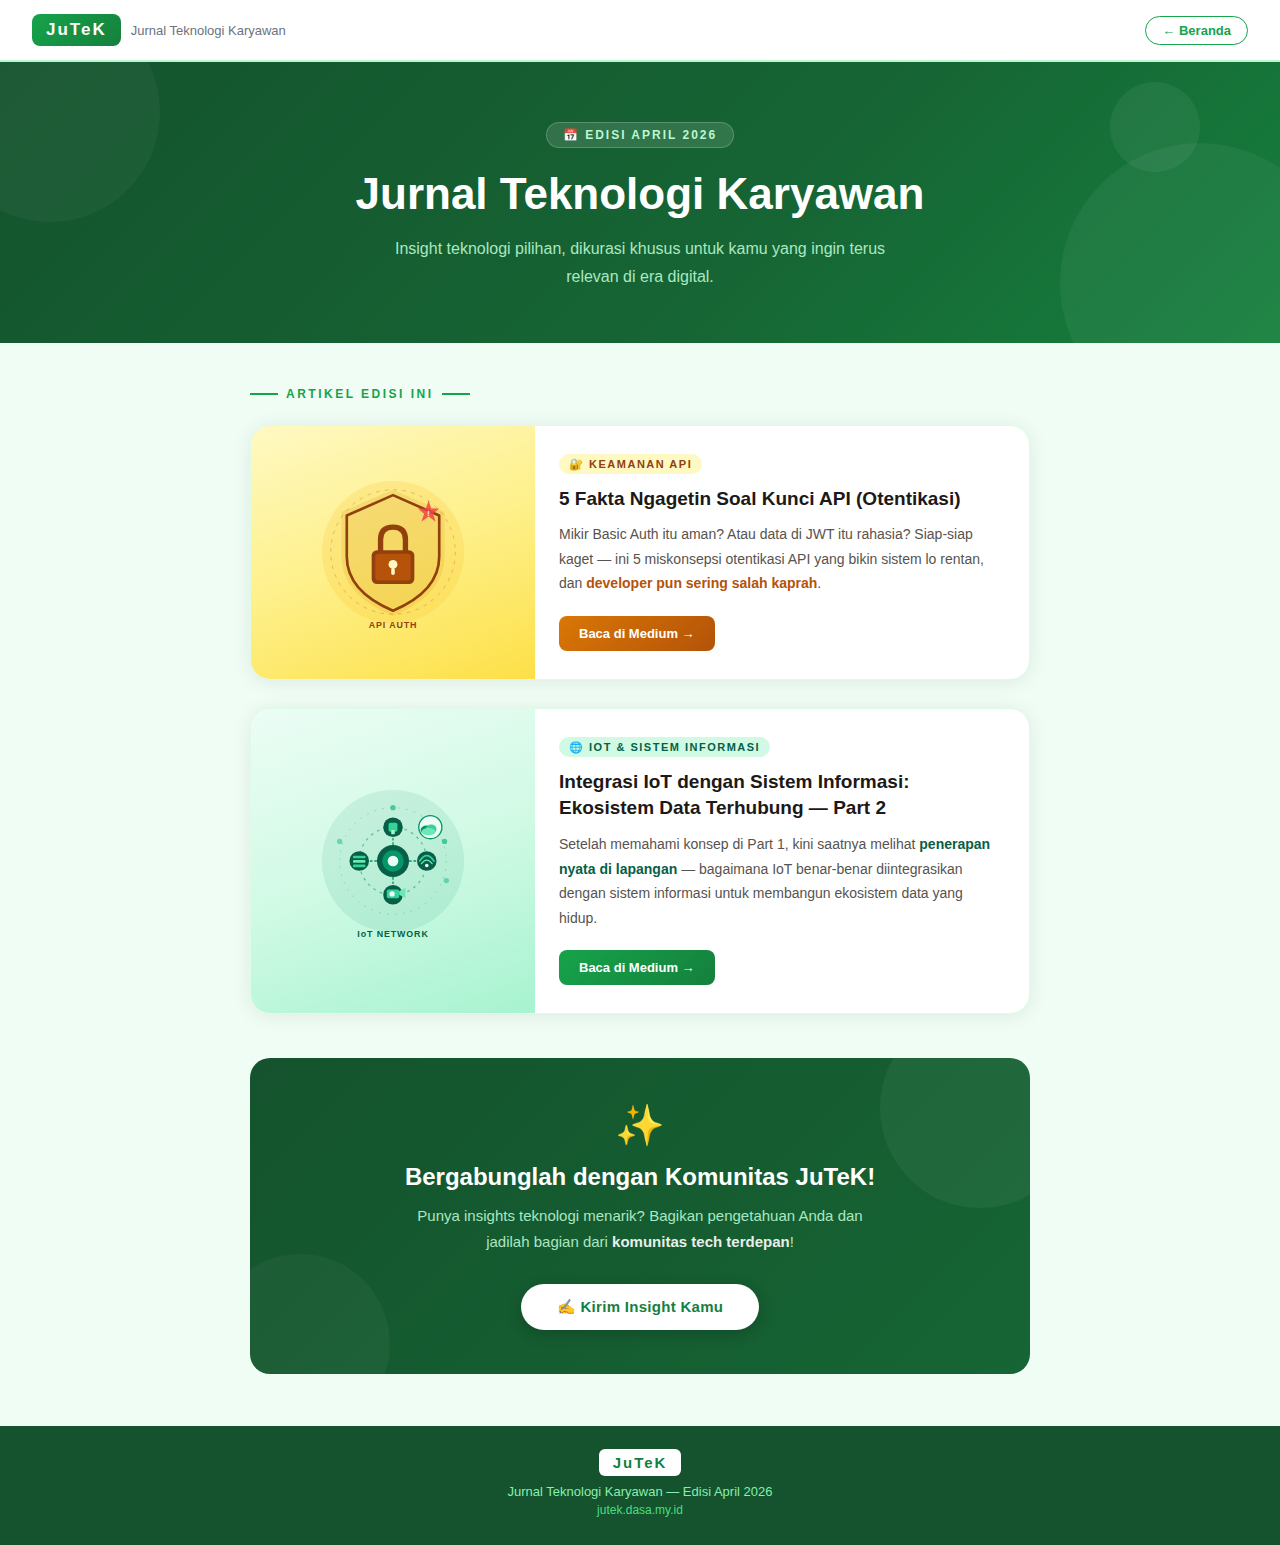
<file: 202604.html>
<!DOCTYPE html>
<html lang="id">
<head>
  <meta charset="UTF-8" />
  <meta name="viewport" content="width=device-width, initial-scale=1.0"/>
  <title>JuTeK — Jurnal Teknologi Karyawan | April 2026</title>
</head>
<body style="margin:0;padding:0;background-color:#f0fdf4;font-family:'Segoe UI',Arial,sans-serif;color:#1a2e1a;">

  <!-- Header -->
  <div style="background:#fff;border-bottom:2px solid #bbf7d0;padding:14px 32px;display:flex;align-items:center;justify-content:space-between;">
    <a href="https://jutek.dasa.my.id" style="text-decoration:none;display:flex;align-items:center;gap:10px;">
      <span style="background:linear-gradient(135deg,#16a34a,#15803d);color:#fff;font-weight:900;font-size:17px;padding:6px 14px;border-radius:8px;letter-spacing:2px;">JuTeK</span>
      <span style="color:#6b7280;font-size:13px;font-weight:500;">Jurnal Teknologi Karyawan</span>
    </a>
    <a href="https://jutek.dasa.my.id" style="color:#16a34a;font-size:13px;text-decoration:none;border:1.5px solid #16a34a;padding:6px 16px;border-radius:20px;font-weight:600;">← Beranda</a>
  </div>

  <!-- Hero -->
  <div style="background:linear-gradient(135deg,#14532d 0%,#166534 60%,#15803d 100%);padding:60px 24px 52px;text-align:center;position:relative;overflow:hidden;">
    <!-- decorative circles -->
    <div style="position:absolute;top:-60px;left:-60px;width:220px;height:220px;border-radius:50%;background:rgba(255,255,255,0.04);"></div>
    <div style="position:absolute;bottom:-80px;right:-60px;width:280px;height:280px;border-radius:50%;background:rgba(255,255,255,0.05);"></div>
    <div style="position:absolute;top:20px;right:80px;width:90px;height:90px;border-radius:50%;background:rgba(255,255,255,0.06);"></div>

    <div style="display:inline-block;background:rgba(255,255,255,0.12);color:#bbf7d0;font-size:12px;font-weight:700;letter-spacing:2px;text-transform:uppercase;padding:5px 16px;border-radius:20px;margin-bottom:20px;border:1px solid rgba(255,255,255,0.2);">
      📅 Edisi April 2026
    </div>
    <h1 style="margin:0 0 14px;font-size:clamp(26px,5vw,44px);font-weight:900;color:#fff;line-height:1.2;">
      Jurnal Teknologi Karyawan
    </h1>
    <p style="margin:0 auto;max-width:520px;color:#bbf7d0;font-size:16px;line-height:1.75;opacity:0.9;">
      Insight teknologi pilihan, dikurasi khusus untuk kamu yang ingin terus relevan di era digital.
    </p>
  </div>

  <!-- Articles -->
  <div style="max-width:780px;margin:0 auto;padding:44px 24px 8px;">
    <p style="color:#16a34a;font-size:12px;font-weight:700;letter-spacing:2.5px;text-transform:uppercase;margin:0 0 24px;display:flex;align-items:center;gap:8px;">
      <span style="display:inline-block;width:28px;height:2px;background:#16a34a;"></span> ARTIKEL EDISI INI <span style="display:inline-block;width:28px;height:2px;background:#16a34a;"></span>
    </p>

    <!-- ===== CARD 1: API Security ===== -->
    <div style="background:#fff;border-radius:20px;overflow:hidden;margin-bottom:28px;box-shadow:0 2px 20px rgba(0,0,0,0.08);border:1px solid #dcfce7;">
      <div style="display:flex;flex-wrap:wrap;">

        <!-- Illustration Panel -->
        <div style="background:linear-gradient(160deg,#fef9c3,#fef08a,#fde047);padding:32px;display:flex;align-items:center;justify-content:center;min-width:200px;flex:0 0 220px;">
          <svg viewBox="0 0 180 180" width="160" height="160" xmlns="http://www.w3.org/2000/svg">
            <!-- Background circle -->
            <circle cx="90" cy="90" r="80" fill="#fbbf24" opacity="0.2"/>
            <!-- Shield body -->
            <path d="M90 20 L148 45 L148 95 Q148 138 90 162 Q32 138 32 95 L32 45 Z" fill="#ca8a04" opacity="0.15"/>
            <path d="M90 26 L142 49 L142 95 Q142 134 90 156 Q38 134 38 95 L38 49 Z" fill="none" stroke="#92400e" stroke-width="3" stroke-linejoin="round"/>
            <!-- Lock body -->
            <rect x="66" y="88" width="48" height="38" rx="6" fill="#92400e"/>
            <rect x="70" y="92" width="40" height="30" rx="4" fill="#b45309"/>
            <!-- Lock shackle -->
            <path d="M76 88 L76 76 Q76 62 90 62 Q104 62 104 76 L104 88" fill="none" stroke="#92400e" stroke-width="6" stroke-linecap="round"/>
            <!-- Keyhole -->
            <circle cx="90" cy="104" r="5" fill="#fef9c3"/>
            <rect x="88" y="108" width="4" height="8" rx="2" fill="#fef9c3"/>
            <!-- Warning spark top-right -->
            <g transform="translate(118,32)">
              <polygon points="12,0 15,9 24,9 17,15 20,24 12,18 4,24 7,15 0,9 9,9" fill="#ef4444" opacity="0.85"/>
              <text x="12" y="18" text-anchor="middle" font-size="8" fill="#fff" font-weight="bold">!</text>
            </g>
            <!-- Dotted orbit -->
            <circle cx="90" cy="90" r="70" fill="none" stroke="#92400e" stroke-width="1" stroke-dasharray="4 6" opacity="0.3"/>
            <!-- Label -->
            <text x="90" y="175" text-anchor="middle" font-size="10" fill="#92400e" font-weight="700" letter-spacing="1">API AUTH</text>
          </svg>
        </div>

        <!-- Text Content -->
        <div style="padding:28px 28px 28px 24px;flex:1;min-width:240px;display:flex;flex-direction:column;justify-content:space-between;">
          <div>
            <span style="background:#fef9c3;color:#92400e;font-size:11px;font-weight:700;letter-spacing:1.5px;text-transform:uppercase;padding:4px 10px;border-radius:20px;">🔐 Keamanan API</span>
            <h3 style="margin:14px 0 10px;font-size:19px;font-weight:800;color:#1c1917;line-height:1.4;">
              5 Fakta Ngagetin Soal Kunci API (Otentikasi)
            </h3>
            <p style="margin:0 0 20px;color:#57534e;font-size:14px;line-height:1.75;">
              Mikir Basic Auth itu aman? Atau data di JWT itu rahasia? Siap-siap kaget — ini 5 miskonsepsi otentikasi API yang bikin sistem lo rentan, dan <strong style="color:#b45309;">developer pun sering salah kaprah</strong>.
            </p>
          </div>
          <a href="https://medium.com/@medianraya/5-fakta-ngagetin-soal-kunci-api-otentikasi-developer-aja-sering-salah-kaprah-ca7946349aaf"
             style="display:inline-flex;align-items:center;gap:8px;background:linear-gradient(135deg,#d97706,#b45309);color:#fff;text-decoration:none;padding:10px 20px;border-radius:8px;font-size:13px;font-weight:700;align-self:flex-start;">
            Baca di Medium →
          </a>
        </div>
      </div>
    </div>

    <!-- ===== CARD 2: IoT ===== -->
    <div style="background:#fff;border-radius:20px;overflow:hidden;margin-bottom:28px;box-shadow:0 2px 20px rgba(0,0,0,0.08);border:1px solid #dcfce7;">
      <div style="display:flex;flex-wrap:wrap;">

        <!-- Illustration Panel -->
        <div style="background:linear-gradient(160deg,#ecfdf5,#d1fae5,#a7f3d0);padding:32px;display:flex;align-items:center;justify-content:center;min-width:200px;flex:0 0 220px;">
          <svg viewBox="0 0 180 180" width="160" height="160" xmlns="http://www.w3.org/2000/svg">
            <!-- BG circle -->
            <circle cx="90" cy="90" r="80" fill="#059669" opacity="0.1"/>

            <!-- Center hub -->
            <circle cx="90" cy="90" r="18" fill="#065f46"/>
            <circle cx="90" cy="90" r="12" fill="#059669"/>
            <circle cx="90" cy="90" r="6" fill="#ecfdf5"/>

            <!-- Orbit rings -->
            <circle cx="90" cy="90" r="38" fill="none" stroke="#059669" stroke-width="1.5" stroke-dasharray="3 5" opacity="0.5"/>
            <circle cx="90" cy="90" r="60" fill="none" stroke="#10b981" stroke-width="1" stroke-dasharray="2 7" opacity="0.4"/>

            <!-- Device nodes on inner orbit (r=38) -->
            <!-- Sensor / Temp (top) -->
            <circle cx="90" cy="52" r="11" fill="#065f46"/>
            <rect x="85" y="47" width="10" height="10" rx="2" fill="#34d399"/>
            <rect x="88" y="55" width="4" height="5" rx="1" fill="#a7f3d0"/>

            <!-- WiFi router (right) -->
            <circle cx="128" cy="90" r="11" fill="#065f46"/>
            <path d="M120 90 Q124 84 128 84 Q132 84 136 90" fill="none" stroke="#34d399" stroke-width="2" stroke-linecap="round"/>
            <path d="M122 93 Q125 89 128 89 Q131 89 134 93" fill="none" stroke="#6ee7b7" stroke-width="1.5" stroke-linecap="round"/>
            <circle cx="128" cy="95" r="2" fill="#ecfdf5"/>

            <!-- Camera (bottom) -->
            <circle cx="90" cy="128" r="11" fill="#065f46"/>
            <rect x="83" y="122" width="14" height="10" rx="2" fill="#34d399"/>
            <polygon points="97,124 104,120 104,132 97,128" fill="#6ee7b7"/>
            <circle cx="89" cy="127" r="3" fill="#ecfdf5"/>

            <!-- Server rack (left) -->
            <circle cx="52" cy="90" r="11" fill="#065f46"/>
            <rect x="45" y="84" width="14" height="3" rx="1" fill="#34d399"/>
            <rect x="45" y="89" width="14" height="3" rx="1" fill="#6ee7b7"/>
            <rect x="45" y="94" width="14" height="3" rx="1" fill="#34d399"/>

            <!-- Connector lines (hub to nodes) -->
            <line x1="90" y1="72" x2="90" y2="63" stroke="#059669" stroke-width="1.5" stroke-dasharray="3 2"/>
            <line x1="108" y1="90" x2="117" y2="90" stroke="#059669" stroke-width="1.5" stroke-dasharray="3 2"/>
            <line x1="90" y1="108" x2="90" y2="117" stroke="#059669" stroke-width="1.5" stroke-dasharray="3 2"/>
            <line x1="72" y1="90" x2="63" y2="90" stroke="#059669" stroke-width="1.5" stroke-dasharray="3 2"/>

            <!-- Outer orbit device: cloud (top-right) -->
            <circle cx="132" cy="52" r="13" fill="#ecfdf5" stroke="#059669" stroke-width="1.5"/>
            <ellipse cx="128" cy="55" rx="7" ry="5" fill="#059669"/>
            <ellipse cx="133" cy="54" rx="6" ry="5" fill="#34d399"/>
            <ellipse cx="130" cy="57" rx="8" ry="4" fill="#6ee7b7"/>

            <!-- Pulse animation dots on outer ring -->
            <circle cx="90" cy="30" r="3" fill="#10b981" opacity="0.7"/>
            <circle cx="148" cy="68" r="3" fill="#10b981" opacity="0.7"/>
            <circle cx="150" cy="112" r="3" fill="#10b981" opacity="0.5"/>
            <circle cx="30" cy="68" r="3" fill="#10b981" opacity="0.5"/>

            <text x="90" y="175" text-anchor="middle" font-size="10" fill="#065f46" font-weight="700" letter-spacing="1">IoT NETWORK</text>
          </svg>
        </div>

        <!-- Text Content -->
        <div style="padding:28px 28px 28px 24px;flex:1;min-width:240px;display:flex;flex-direction:column;justify-content:space-between;">
          <div>
            <span style="background:#d1fae5;color:#065f46;font-size:11px;font-weight:700;letter-spacing:1.5px;text-transform:uppercase;padding:4px 10px;border-radius:20px;">🌐 IoT & Sistem Informasi</span>
            <h3 style="margin:14px 0 10px;font-size:19px;font-weight:800;color:#1c1917;line-height:1.4;">
              Integrasi IoT dengan Sistem Informasi: Ekosistem Data Terhubung — Part 2
            </h3>
            <p style="margin:0 0 20px;color:#57534e;font-size:14px;line-height:1.75;">
              Setelah memahami konsep di Part 1, kini saatnya melihat <strong style="color:#065f46;">penerapan nyata di lapangan</strong> — bagaimana IoT benar-benar diintegrasikan dengan sistem informasi untuk membangun ekosistem data yang hidup.
            </p>
          </div>
          <a href="https://medium.com/@medianraya/integrasi-internet-of-things-iot-dengan-sistem-informasi-membangun-ekosistem-data-yang-terhubung-d0e6d796bd97"
             style="display:inline-flex;align-items:center;gap:8px;background:linear-gradient(135deg,#16a34a,#15803d);color:#fff;text-decoration:none;padding:10px 20px;border-radius:8px;font-size:13px;font-weight:700;align-self:flex-start;">
            Baca di Medium →
          </a>
        </div>
      </div>
    </div>
  </div>

  <!-- CTA Community -->
  <div style="max-width:780px;margin:8px auto 52px;padding:0 24px;">
    <div style="background:linear-gradient(135deg,#14532d,#166534);border-radius:20px;padding:44px 32px;text-align:center;position:relative;overflow:hidden;">
      <div style="position:absolute;top:-50px;right:-50px;width:200px;height:200px;border-radius:50%;background:rgba(255,255,255,0.05);"></div>
      <div style="position:absolute;bottom:-60px;left:-40px;width:180px;height:180px;border-radius:50%;background:rgba(255,255,255,0.04);"></div>
      <div style="font-size:40px;margin-bottom:14px;">✨</div>
      <h2 style="margin:0 0 12px;font-size:24px;font-weight:900;color:#fff;">Bergabunglah dengan Komunitas JuTeK!</h2>
      <p style="margin:0 auto 28px;max-width:480px;color:#bbf7d0;font-size:15px;line-height:1.75;opacity:0.9;">
        Punya insights teknologi menarik? Bagikan pengetahuan Anda dan jadilah bagian dari <strong style="color:#fff;">komunitas tech terdepan</strong>!
      </p>
      <a href="https://bit.ly/jutek-form"
         style="display:inline-block;background:#fff;color:#15803d;text-decoration:none;padding:14px 36px;border-radius:40px;font-size:15px;font-weight:800;letter-spacing:0.3px;box-shadow:0 4px 16px rgba(0,0,0,0.2);">
        ✍️ Kirim Insight Kamu
      </a>
    </div>
  </div>

  <!-- Footer -->
  <div style="background:#14532d;padding:28px 24px;text-align:center;">
    <a href="https://jutek.dasa.my.id" style="text-decoration:none;">
      <span style="background:#fff;color:#15803d;font-weight:900;font-size:15px;padding:5px 14px;border-radius:6px;letter-spacing:2px;">JuTeK</span>
    </a>
    <p style="margin:12px 0 4px;color:#86efac;font-size:13px;">Jurnal Teknologi Karyawan — Edisi April 2026</p>
    <p style="margin:0;font-size:12px;">
      <a href="https://jutek.dasa.my.id" style="color:#4ade80;text-decoration:none;">jutek.dasa.my.id</a>
    </p>
  </div>

</body>
</html>
</file>
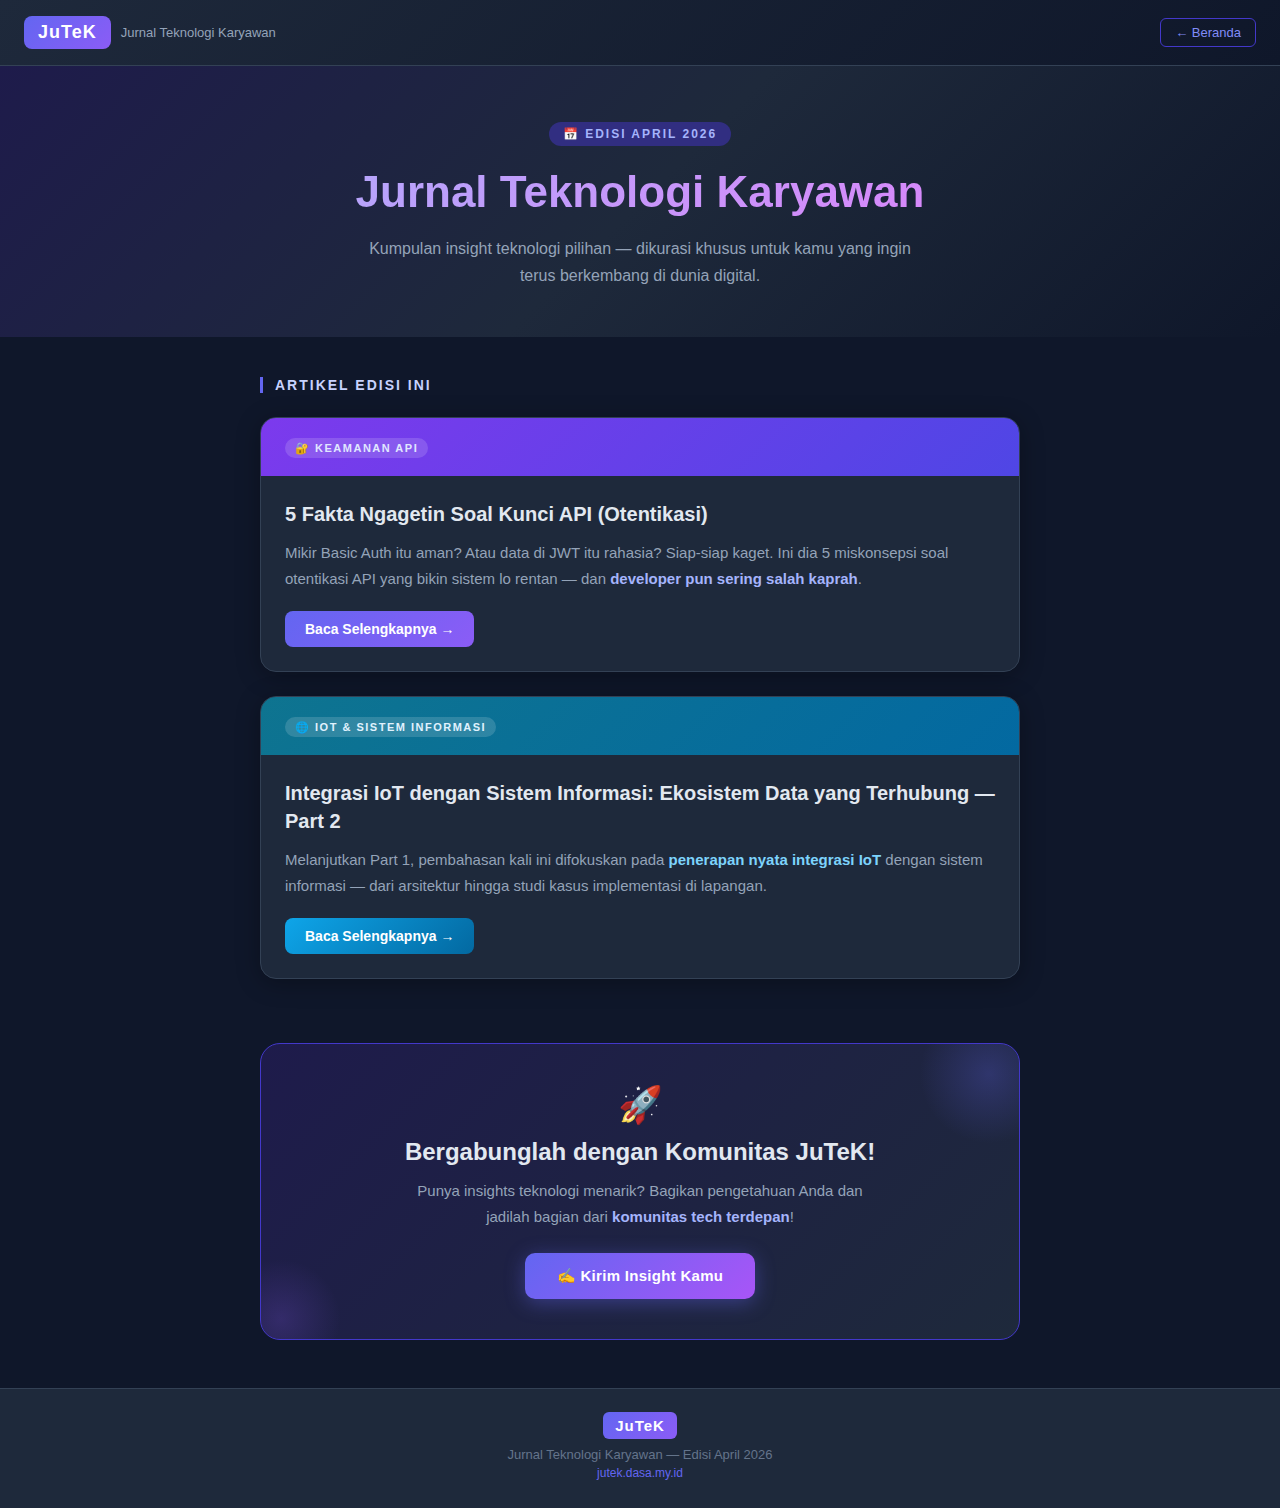
<file: 202604v1.html>
<!DOCTYPE html>
<html lang="id">
<head>
  <meta charset="UTF-8" />
  <meta name="viewport" content="width=device-width, initial-scale=1.0"/>
  <title>JuTeK — Jurnal Teknologi Karyawan | April 2026</title>
</head>
<body style="margin:0;padding:0;background-color:#0f172a;font-family:'Segoe UI',Arial,sans-serif;color:#e2e8f0;">

  <!-- Header -->
  <div style="background:linear-gradient(135deg,#1e293b 0%,#0f172a 100%);border-bottom:1px solid #334155;padding:16px 24px;display:flex;align-items:center;justify-content:space-between;">
    <a href="https://jutek.dasa.my.id" style="text-decoration:none;display:flex;align-items:center;gap:10px;">
      <span style="background:linear-gradient(135deg,#6366f1,#8b5cf6);color:#fff;font-weight:800;font-size:18px;padding:6px 14px;border-radius:8px;letter-spacing:1px;">JuTeK</span>
      <span style="color:#94a3b8;font-size:13px;font-weight:500;">Jurnal Teknologi Karyawan</span>
    </a>
    <a href="https://jutek.dasa.my.id" style="color:#818cf8;font-size:13px;text-decoration:none;border:1px solid #4338ca;padding:6px 14px;border-radius:6px;transition:background 0.2s;">← Beranda</a>
  </div>

  <!-- Hero -->
  <div style="background:linear-gradient(135deg,#1e1b4b 0%,#1e293b 50%,#0f172a 100%);padding:56px 24px 48px;text-align:center;">
    <div style="display:inline-block;background:#312e81;color:#a5b4fc;font-size:12px;font-weight:600;letter-spacing:2px;text-transform:uppercase;padding:5px 14px;border-radius:20px;margin-bottom:20px;">
      📅 Edisi April 2026
    </div>
    <h1 style="margin:0 0 16px;font-size:clamp(28px,5vw,44px);font-weight:800;background:linear-gradient(135deg,#a5b4fc,#e879f9);-webkit-background-clip:text;-webkit-text-fill-color:transparent;background-clip:text;line-height:1.2;">
      Jurnal Teknologi Karyawan
    </h1>
    <p style="margin:0 auto;max-width:560px;color:#94a3b8;font-size:16px;line-height:1.7;">
      Kumpulan insight teknologi pilihan — dikurasi khusus untuk kamu yang ingin terus berkembang di dunia digital.
    </p>
  </div>

  <!-- Articles Section -->
  <div style="max-width:760px;margin:0 auto;padding:40px 24px;">
    <h2 style="color:#c7d2fe;font-size:14px;font-weight:600;letter-spacing:2px;text-transform:uppercase;margin:0 0 24px;border-left:3px solid #6366f1;padding-left:12px;">
      Artikel Edisi Ini
    </h2>

    <!-- Card 1 -->
    <div style="background:#1e293b;border:1px solid #334155;border-radius:16px;overflow:hidden;margin-bottom:24px;box-shadow:0 4px 24px rgba(0,0,0,0.3);">
      <div style="background:linear-gradient(135deg,#7c3aed,#4f46e5);padding:20px 24px;">
        <span style="background:rgba(255,255,255,0.15);color:#e0e7ff;font-size:11px;font-weight:600;letter-spacing:1.5px;text-transform:uppercase;padding:4px 10px;border-radius:20px;">🔐 Keamanan API</span>
      </div>
      <div style="padding:24px;">
        <h3 style="margin:0 0 12px;font-size:20px;font-weight:700;color:#e2e8f0;line-height:1.4;">
          5 Fakta Ngagetin Soal Kunci API (Otentikasi)
        </h3>
        <p style="margin:0 0 20px;color:#94a3b8;font-size:15px;line-height:1.7;">
          Mikir Basic Auth itu aman? Atau data di JWT itu rahasia? Siap-siap kaget. Ini dia 5 miskonsepsi soal otentikasi API yang bikin sistem lo rentan — dan <strong style="color:#a5b4fc;">developer pun sering salah kaprah</strong>.
        </p>
        <a href="https://medium.com/@medianraya/5-fakta-ngagetin-soal-kunci-api-otentikasi-developer-aja-sering-salah-kaprah-ca7946349aaf"
           style="display:inline-flex;align-items:center;gap:8px;background:linear-gradient(135deg,#6366f1,#8b5cf6);color:#fff;text-decoration:none;padding:10px 20px;border-radius:8px;font-size:14px;font-weight:600;">
          Baca Selengkapnya →
        </a>
      </div>
    </div>

    <!-- Card 2 -->
    <div style="background:#1e293b;border:1px solid #334155;border-radius:16px;overflow:hidden;margin-bottom:24px;box-shadow:0 4px 24px rgba(0,0,0,0.3);">
      <div style="background:linear-gradient(135deg,#0e7490,#0369a1);padding:20px 24px;">
        <span style="background:rgba(255,255,255,0.15);color:#e0f2fe;font-size:11px;font-weight:600;letter-spacing:1.5px;text-transform:uppercase;padding:4px 10px;border-radius:20px;">🌐 IoT & Sistem Informasi</span>
      </div>
      <div style="padding:24px;">
        <h3 style="margin:0 0 12px;font-size:20px;font-weight:700;color:#e2e8f0;line-height:1.4;">
          Integrasi IoT dengan Sistem Informasi: Ekosistem Data yang Terhubung — Part 2
        </h3>
        <p style="margin:0 0 20px;color:#94a3b8;font-size:15px;line-height:1.7;">
          Melanjutkan Part 1, pembahasan kali ini difokuskan pada <strong style="color:#7dd3fc;">penerapan nyata integrasi IoT</strong> dengan sistem informasi — dari arsitektur hingga studi kasus implementasi di lapangan.
        </p>
        <a href="https://medium.com/@medianraya/integrasi-internet-of-things-iot-dengan-sistem-informasi-membangun-ekosistem-data-yang-terhubung-d0e6d796bd97"
           style="display:inline-flex;align-items:center;gap:8px;background:linear-gradient(135deg,#0ea5e9,#0369a1);color:#fff;text-decoration:none;padding:10px 20px;border-radius:8px;font-size:14px;font-weight:600;">
          Baca Selengkapnya →
        </a>
      </div>
    </div>
  </div>

  <!-- CTA Join Community -->
  <div style="max-width:760px;margin:0 auto 48px;padding:0 24px;">
    <div style="background:linear-gradient(135deg,#1e1b4b,#1e293b);border:1px solid #4338ca;border-radius:20px;padding:40px 32px;text-align:center;position:relative;overflow:hidden;">
      <!-- decorative blobs -->
      <div style="position:absolute;top:-40px;right:-40px;width:140px;height:140px;background:radial-gradient(circle,rgba(99,102,241,0.25),transparent 70%);border-radius:50%;"></div>
      <div style="position:absolute;bottom:-40px;left:-40px;width:120px;height:120px;background:radial-gradient(circle,rgba(139,92,246,0.2),transparent 70%);border-radius:50%;"></div>

      <div style="font-size:36px;margin-bottom:12px;">🚀</div>
      <h2 style="margin:0 0 12px;font-size:24px;font-weight:800;color:#e2e8f0;">Bergabunglah dengan Komunitas JuTeK!</h2>
      <p style="margin:0 auto 24px;max-width:480px;color:#94a3b8;font-size:15px;line-height:1.7;">
        Punya insights teknologi menarik? Bagikan pengetahuan Anda dan jadilah bagian dari <strong style="color:#a5b4fc;">komunitas tech terdepan</strong>!
      </p>
      <a href="https://bit.ly/jutek-form"
         style="display:inline-block;background:linear-gradient(135deg,#6366f1,#a855f7);color:#fff;text-decoration:none;padding:14px 32px;border-radius:10px;font-size:15px;font-weight:700;letter-spacing:0.3px;box-shadow:0 4px 20px rgba(99,102,241,0.4);">
        ✍️ Kirim Insight Kamu
      </a>
    </div>
  </div>

  <!-- Footer -->
  <div style="background:#1e293b;border-top:1px solid #334155;padding:28px 24px;text-align:center;">
    <a href="https://jutek.dasa.my.id" style="text-decoration:none;">
      <span style="background:linear-gradient(135deg,#6366f1,#8b5cf6);color:#fff;font-weight:800;font-size:15px;padding:5px 12px;border-radius:6px;letter-spacing:1px;">JuTeK</span>
    </a>
    <p style="margin:12px 0 4px;color:#64748b;font-size:13px;">Jurnal Teknologi Karyawan — Edisi April 2026</p>
    <p style="margin:0;color:#475569;font-size:12px;">
      <a href="https://jutek.dasa.my.id" style="color:#6366f1;text-decoration:none;">jutek.dasa.my.id</a>
    </p>
  </div>

</body>
</html>
</file>
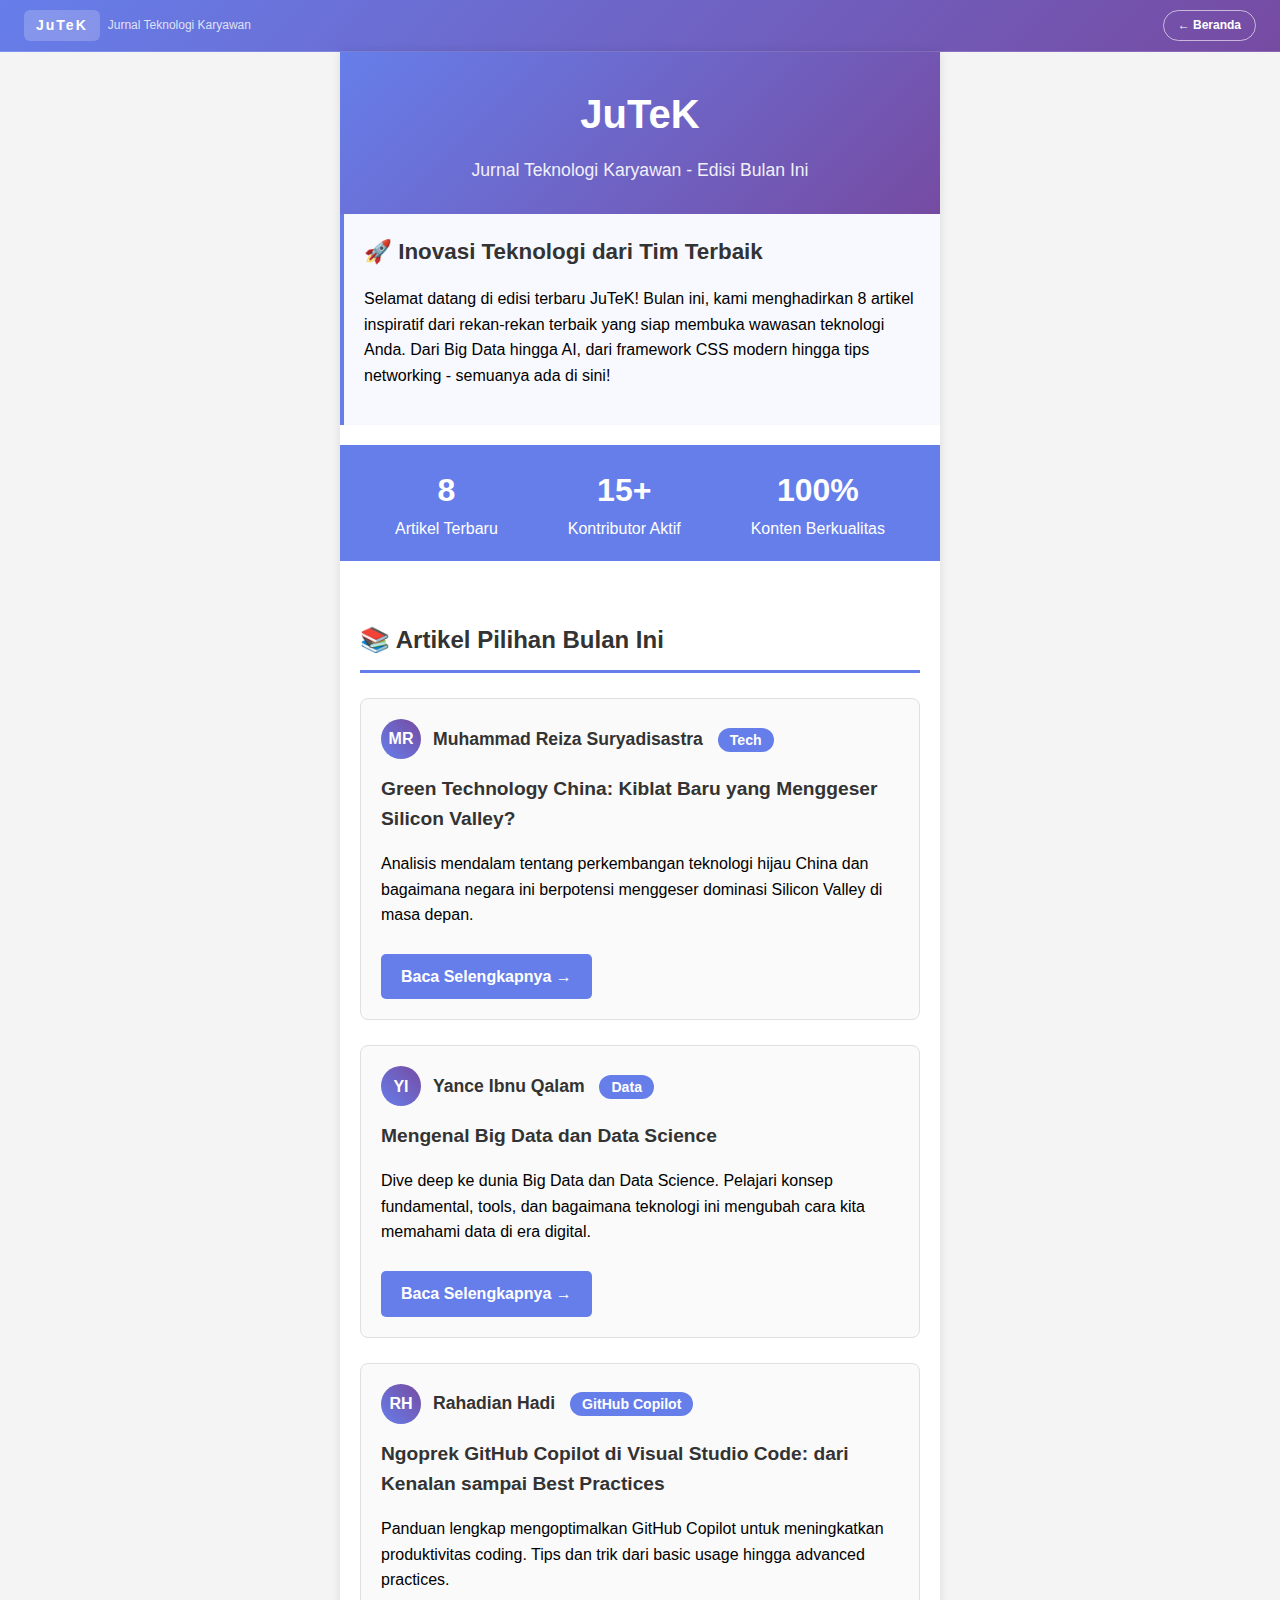
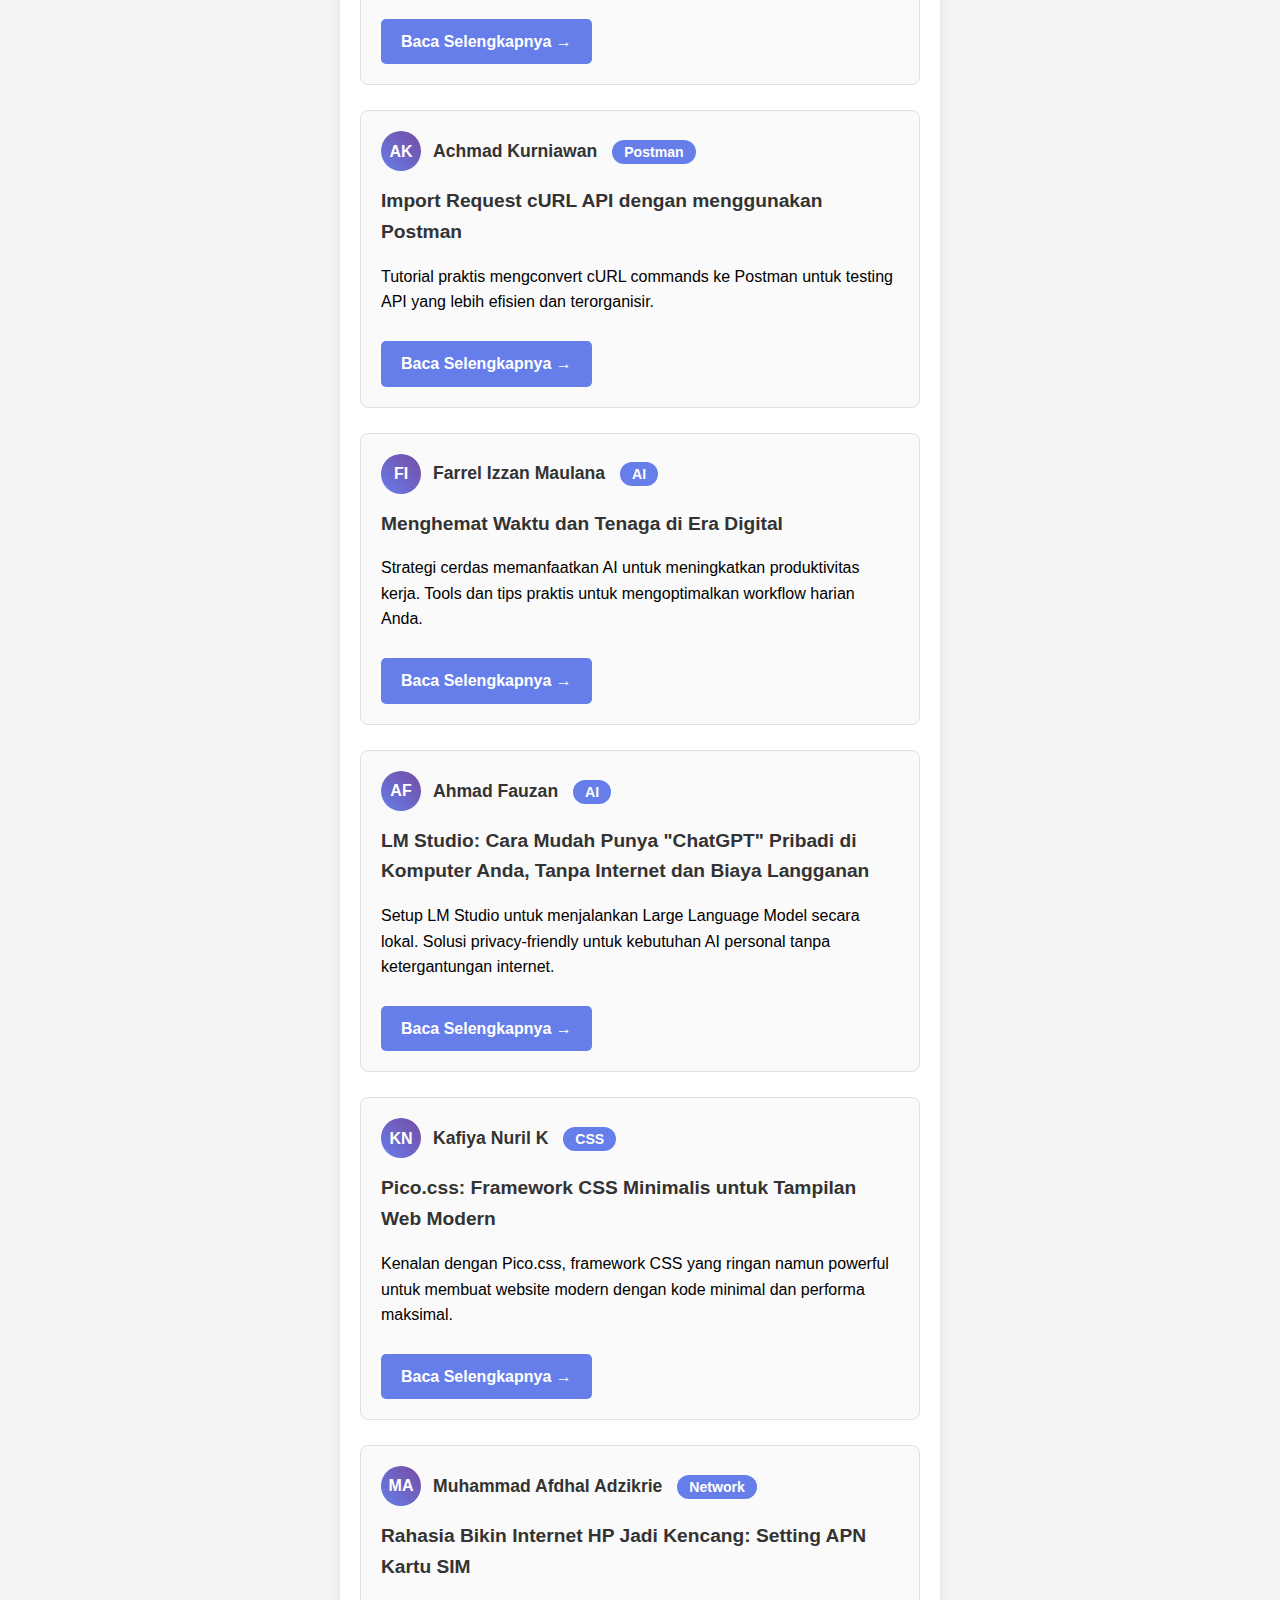
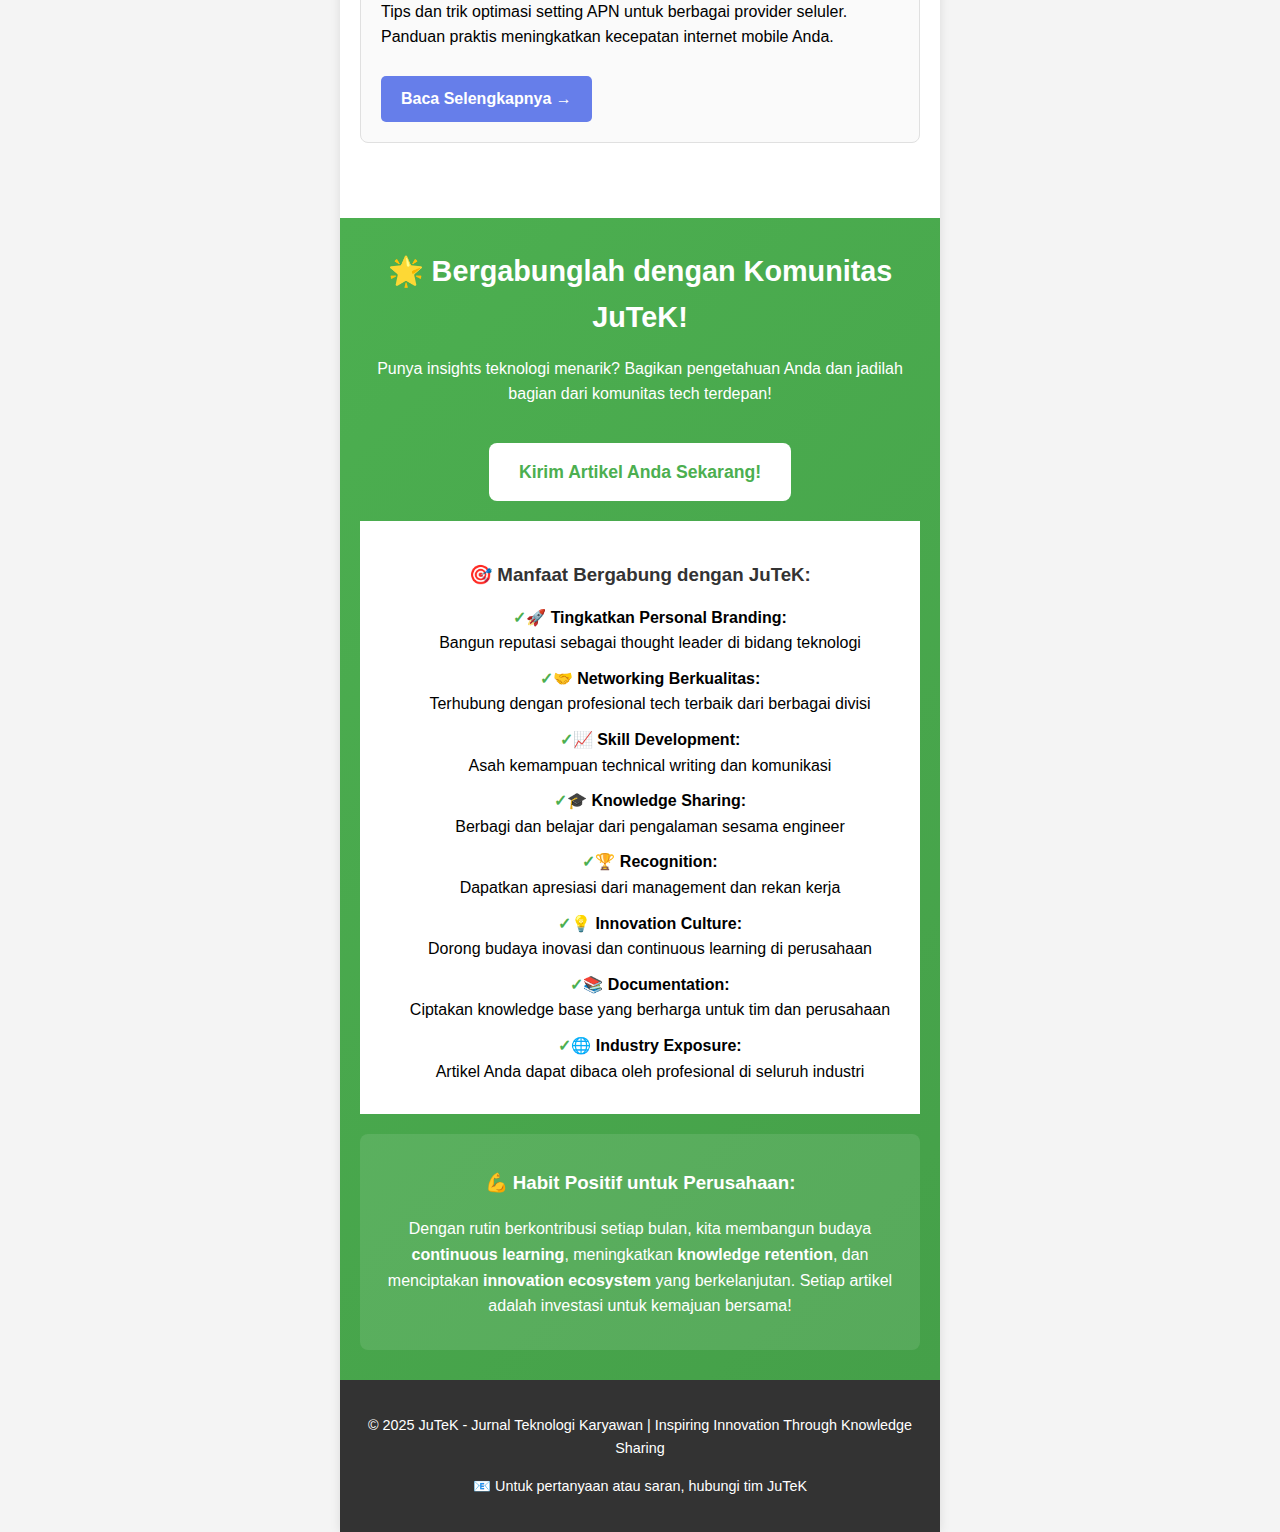
<file: 2509.html>
<!DOCTYPE html>
<html lang="id">
<head>
    <meta charset="UTF-8">
    <meta name="viewport" content="width=device-width, initial-scale=1.0">
    <title>JuTeK - Jurnal Teknologi Karyawan</title>
    <style>
        body {
            font-family: Arial, sans-serif;
            line-height: 1.6;
            margin: 0;
            padding: 0;
            background-color: #f4f4f4;
        }
        .container {
            max-width: 600px;
            margin: 0 auto;
            background-color: white;
            box-shadow: 0 0 10px rgba(0,0,0,0.1);
        }
        .header {
            background: linear-gradient(135deg, #667eea 0%, #764ba2 100%);
            color: white;
            text-align: center;
            padding: 30px 20px;
        }
        .header h1 {
            margin: 0;
            font-size: 2.5em;
            font-weight: bold;
        }
        .header p {
            margin: 10px 0 0 0;
            font-size: 1.1em;
            opacity: 0.9;
        }
        .intro {
            padding: 20px;
            background-color: #f8f9ff;
            border-left: 4px solid #667eea;
        }
        .intro h2 {
            margin: 0 0 15px 0;
            color: #333;
            font-size: 1.4em;
        }
        .articles-section {
            padding: 20px;
        }
        .articles-section h2 {
            color: #333;
            border-bottom: 3px solid #667eea;
            padding-bottom: 10px;
            margin-bottom: 25px;
        }
        .article {
            margin-bottom: 25px;
            padding: 20px;
            border: 1px solid #e0e0e0;
            border-radius: 8px;
            background-color: #fafafa;
            transition: transform 0.2s;
        }
        .article:hover {
            transform: translateY(-2px);
            box-shadow: 0 4px 12px rgba(0,0,0,0.1);
        }
        .author-info {
            display: flex;
            align-items: center;
            margin-bottom: 15px;
        }
        .author-avatar {
            width: 40px;
            height: 40px;
            background: linear-gradient(45deg, #667eea, #764ba2);
            border-radius: 50%;
            display: flex;
            align-items: center;
            justify-content: center;
            color: white;
            font-weight: bold;
            margin-right: 12px;
        }
        .author-details h3 {
            margin: 0;
            color: #333;
            font-size: 1.1em;
        }
        .category-tag {
            background-color: #667eea;
            color: white;
            padding: 4px 12px;
            border-radius: 20px;
            font-size: 0.8em;
            margin-left: 10px;
        }
        .article-title {
            font-size: 1.2em;
            color: #333;
            margin: 15px 0 10px 0;
            font-weight: bold;
        }
        .read-more {
            display: inline-block;
            background-color: #667eea;
            color: white;
            padding: 10px 20px;
            text-decoration: none;
            border-radius: 5px;
            font-weight: bold;
            margin-top: 10px;
            transition: background-color 0.3s;
        }
        .read-more:hover {
            background-color: #5a6fd8;
        }
        .cta-section {
            background: linear-gradient(135deg, #4CAF50 0%, #45a049 100%);
            color: white;
            padding: 30px 20px;
            text-align: center;
            margin-top: 30px;
        }
        .cta-section h2 {
            margin: 0 0 15px 0;
            font-size: 1.8em;
        }
        .cta-button {
            display: inline-block;
            background-color: white;
            color: #4CAF50;
            padding: 15px 30px;
            text-decoration: none;
            border-radius: 8px;
            font-weight: bold;
            font-size: 1.1em;
            margin: 20px 0;
            transition: transform 0.2s;
        }
        .cta-button:hover {
            transform: scale(1.05);
        }
        .benefits {
            background-color: white;
            color: black;
            padding: 20px;
            margin: 0;
        }
        .benefits h3 {
            color: #333;
            margin-bottom: 15px;
        }
        .benefit-item {
            margin: 10px 0;
            padding-left: 20px;
            position: relative;
        }
        .benefit-item:before {
            content: "✓";
            /* position: absolute;
            left: 0; */
            color: #4CAF50;
            font-weight: bold;
        }
        .footer {
            background-color: #333;
            color: white;
            text-align: center;
            padding: 20px;
            font-size: 0.9em;
        }
        .stats {
            display: flex;
            justify-content: space-around;
            background-color: #667eea;
            color: white;
            padding: 20px;
            margin: 20px 0;
        }
        .stat-item {
            text-align: center;
        }
        .stat-number {
            font-size: 2em;
            font-weight: bold;
            display: block;
        }
    </style>
</head>
<body>
    <!-- Navigasi Beranda -->
    <div style="background:linear-gradient(135deg,#667eea,#764ba2);border-bottom:1px solid rgba(255,255,255,0.15);padding:10px 24px;display:flex;align-items:center;justify-content:space-between;">
      <a href="https://jutek.dasa.my.id" style="text-decoration:none;display:flex;align-items:center;gap:8px;">
        <span style="background:rgba(255,255,255,0.2);color:#fff;font-weight:900;font-size:14px;padding:4px 12px;border-radius:6px;letter-spacing:2px;">JuTeK</span>
        <span style="color:rgba(255,255,255,0.8);font-size:12px;font-weight:500;">Jurnal Teknologi Karyawan</span>
      </a>
      <a href="https://jutek.dasa.my.id" style="color:#fff;font-size:12px;text-decoration:none;border:1.5px solid rgba(255,255,255,0.6);padding:5px 14px;border-radius:20px;font-weight:600;">← Beranda</a>
    </div>
    <div class="container">
        <!-- Header -->
        <div class="header">
            <h1>JuTeK</h1>
            <p>Jurnal Teknologi Karyawan - Edisi Bulan Ini</p>
        </div>

        <!-- Intro Section -->
        <div class="intro">
            <h2>🚀 Inovasi Teknologi dari Tim Terbaik</h2>
            <p>Selamat datang di edisi terbaru JuTeK! Bulan ini, kami menghadirkan 8 artikel inspiratif dari rekan-rekan terbaik yang siap membuka wawasan teknologi Anda. Dari Big Data hingga AI, dari framework CSS modern hingga tips networking - semuanya ada di sini!</p>
        </div>

        <!-- Stats Section -->
        <div class="stats">
            <div class="stat-item">
                <span class="stat-number">8</span>
                <span>Artikel Terbaru</span>
            </div>
            <div class="stat-item">
                <span class="stat-number">15+</span>
                <span>Kontributor Aktif</span>
            </div>
            <div class="stat-item">
                <span class="stat-number">100%</span>
                <span>Konten Berkualitas</span>
            </div>
        </div>

        <!-- Articles Section -->
        <div class="articles-section">
            <h2>📚 Artikel Pilihan Bulan Ini</h2>

            <!-- Article 4 -->
            <div class="article">
                <div class="author-info">
                    <div class="author-avatar">MR</div>
                    <div class="author-details">
                        <h3>Muhammad Reiza Suryadisastra <span class="category-tag">Tech</span></h3>
                    </div>
                </div>
                <div class="article-title">Green Technology China: Kiblat Baru yang Menggeser Silicon Valley?</div>
                <p>Analisis mendalam tentang perkembangan teknologi hijau China dan bagaimana negara ini berpotensi menggeser dominasi Silicon Valley di masa depan.</p>
                <a href="https://medianraya.medium.com/green-technology-china-kiblat-baru-yang-menggeser-silicon-valley-081075c2fea2" class="read-more">Baca Selengkapnya →</a>
            </div>

            <!-- Article 1 -->
            <div class="article">
                <div class="author-info">
                    <div class="author-avatar">YI</div>
                    <div class="author-details">
                        <h3>Yance Ibnu Qalam <span class="category-tag">Data</span></h3>
                    </div>
                </div>
                <div class="article-title">Mengenal Big Data dan Data Science</div>
                <p>Dive deep ke dunia Big Data dan Data Science. Pelajari konsep fundamental, tools, dan bagaimana teknologi ini mengubah cara kita memahami data di era digital.</p>
                <a href="https://medianraya.medium.com/mengenal-big-data-dan-data-science-de50251774b1" class="read-more">Baca Selengkapnya →</a>
            </div>

            <!-- Article 2 -->
            <div class="article">
                <div class="author-info">
                    <div class="author-avatar">RH</div>
                    <div class="author-details">
                        <h3>Rahadian Hadi <span class="category-tag">GitHub Copilot</span></h3>
                    </div>
                </div>
                <div class="article-title">Ngoprek GitHub Copilot di Visual Studio Code: dari Kenalan sampai Best Practices</div>
                <p>Panduan lengkap mengoptimalkan GitHub Copilot untuk meningkatkan produktivitas coding. Tips dan trik dari basic usage hingga advanced practices.</p>
                <a href="https://medianraya.medium.com/ngoprek-github-copilot-di-visual-studio-code-dari-kenalan-sampai-best-practices-e210cdfa7fcc" class="read-more">Baca Selengkapnya →</a>
            </div>

            <!-- Article 3 -->
            <div class="article">
                <div class="author-info">
                    <div class="author-avatar">AK</div>
                    <div class="author-details">
                        <h3>Achmad Kurniawan <span class="category-tag">Postman</span></h3>
                    </div>
                </div>
                <div class="article-title">Import Request cURL API dengan menggunakan Postman</div>
                <p>Tutorial praktis mengconvert cURL commands ke Postman untuk testing API yang lebih efisien dan terorganisir.</p>
                <a href="https://medianraya.medium.com/2d47c84ea989" class="read-more">Baca Selengkapnya →</a>
            </div>

            

            <!-- Article 5 -->
            <div class="article">
                <div class="author-info">
                    <div class="author-avatar">FI</div>
                    <div class="author-details">
                        <h3>Farrel Izzan Maulana <span class="category-tag">AI</span></h3>
                    </div>
                </div>
                <div class="article-title">Menghemat Waktu dan Tenaga di Era Digital</div>
                <p>Strategi cerdas memanfaatkan AI untuk meningkatkan produktivitas kerja. Tools dan tips praktis untuk mengoptimalkan workflow harian Anda.</p>
                <a href="https://medianraya.medium.com/ai-untuk-produktivitas-cara-cerdas-menghemat-waktu-dan-tenaga-di-era-digital-184dbe66f130" class="read-more">Baca Selengkapnya →</a>
            </div>

            <!-- Article 6 -->
            <div class="article">
                <div class="author-info">
                    <div class="author-avatar">AF</div>
                    <div class="author-details">
                        <h3>Ahmad Fauzan <span class="category-tag">AI</span></h3>
                    </div>
                </div>
                <div class="article-title">LM Studio: Cara Mudah Punya "ChatGPT" Pribadi di Komputer Anda, Tanpa Internet dan Biaya Langganan</div>
                <p>Setup LM Studio untuk menjalankan Large Language Model secara lokal. Solusi privacy-friendly untuk kebutuhan AI personal tanpa ketergantungan internet.</p>
                <a href="https://medianraya.medium.com/lm-studio-cara-mudah-punya-chatgpt-pribadi-di-komputer-anda-tanpa-internet-dan-biaya-langganan-99e334551142" class="read-more">Baca Selengkapnya →</a>
            </div>

            <!-- Article 7 -->
            <div class="article">
                <div class="author-info">
                    <div class="author-avatar">KN</div>
                    <div class="author-details">
                        <h3>Kafiya Nuril K <span class="category-tag">CSS</span></h3>
                    </div>
                </div>
                <div class="article-title">Pico.css: Framework CSS Minimalis untuk Tampilan Web Modern</div>
                <p>Kenalan dengan Pico.css, framework CSS yang ringan namun powerful untuk membuat website modern dengan kode minimal dan performa maksimal.</p>
                <a href="https://medianraya.medium.com/pico-css-framework-css-minimalis-untuk-tampilan-web-modern-64d1a2414a49" class="read-more">Baca Selengkapnya →</a>
            </div>

            <!-- Article 8 -->
            <div class="article">
                <div class="author-info">
                    <div class="author-avatar">MA</div>
                    <div class="author-details">
                        <h3>Muhammad Afdhal Adzikrie <span class="category-tag">Network</span></h3>
                    </div>
                </div>
                <div class="article-title">Rahasia Bikin Internet HP Jadi Kencang: Setting APN Kartu SIM</div>
                <p>Tips dan trik optimasi setting APN untuk berbagai provider seluler. Panduan praktis meningkatkan kecepatan internet mobile Anda.</p>
                <a href="https://medianraya.medium.com/rahasia-bikin-internet-hp-jadi-kencang-setting-apn-kartu-sim-acc267bd5dfd" class="read-more">Baca Selengkapnya →</a>
            </div>
        </div>

        <!-- CTA Section -->
        <div class="cta-section">
            <h2>🌟 Bergabunglah dengan Komunitas JuTeK!</h2>
            <p>Punya insights teknologi menarik? Bagikan pengetahuan Anda dan jadilah bagian dari komunitas tech terdepan!</p>
            <a href="https://bit.ly/jutek-form" class="cta-button">Kirim Artikel Anda Sekarang!</a>
            
            <div class="benefits">
                <h3>🎯 Manfaat Bergabung dengan JuTeK:</h3>
                <div class="benefit-item">🚀 <strong>Tingkatkan Personal Branding:</strong> <br />Bangun reputasi sebagai thought leader di bidang teknologi</div>
                <div class="benefit-item">🤝 <strong>Networking Berkualitas:</strong> <br />Terhubung dengan profesional tech terbaik dari berbagai divisi</div>
                <div class="benefit-item">📈 <strong>Skill Development:</strong> <br />Asah kemampuan technical writing dan komunikasi</div>
                <div class="benefit-item">🎓 <strong>Knowledge Sharing:</strong> <br />Berbagi dan belajar dari pengalaman sesama engineer</div>
                <div class="benefit-item">🏆 <strong>Recognition:</strong> <br />Dapatkan apresiasi dari management dan rekan kerja</div>
                <div class="benefit-item">💡 <strong>Innovation Culture:</strong> <br />Dorong budaya inovasi dan continuous learning di perusahaan</div>
                <div class="benefit-item">📚 <strong>Documentation:</strong> <br />Ciptakan knowledge base yang berharga untuk tim dan perusahaan</div>
                <div class="benefit-item">🌐 <strong>Industry Exposure:</strong> <br />Artikel Anda dapat dibaca oleh profesional di seluruh industri</div>
            </div>

            <div style="margin-top: 20px; padding: 15px; background-color: rgba(255,255,255,0.1); border-radius: 8px;">
                <h3>💪 Habit Positif untuk Perusahaan:</h3>
                <p>Dengan rutin berkontribusi setiap bulan, kita membangun budaya <strong>continuous learning</strong>, meningkatkan <strong>knowledge retention</strong>, dan menciptakan <strong>innovation ecosystem</strong> yang berkelanjutan. Setiap artikel adalah investasi untuk kemajuan bersama!</p>
            </div>
        </div>

        <!-- Footer -->
        <div class="footer">
            <p>&copy; 2025 JuTeK - Jurnal Teknologi Karyawan | Inspiring Innovation Through Knowledge Sharing</p>
            <p>📧 Untuk pertanyaan atau saran, hubungi tim JuTeK</p>
        </div>
    </div>
</body>
</html>
</file>
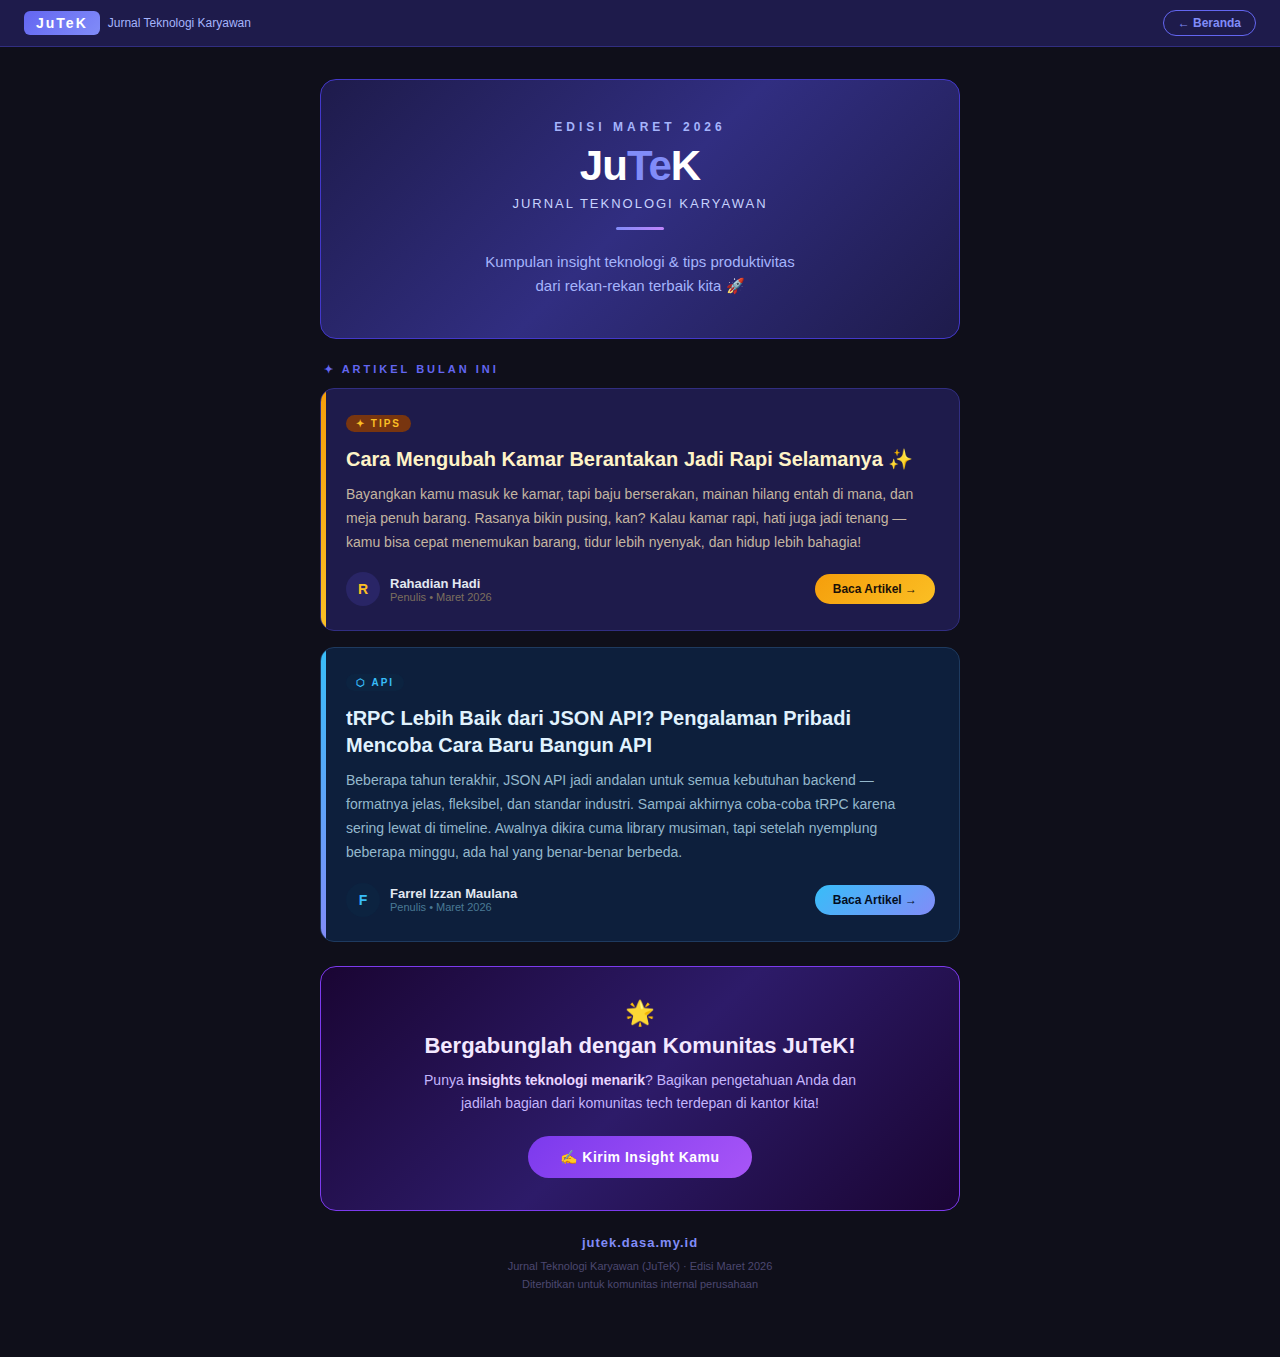
<file: 2603.html>
<!DOCTYPE html>
<html lang="id">
<head>
  <meta charset="UTF-8" />
  <meta name="viewport" content="width=device-width, initial-scale=1.0" />
  <title>JuTeK — Jurnal Teknologi Karyawan | Maret 2026</title>
</head>
<body style="margin:0;padding:0;background-color:#0f0f1a;font-family:'Segoe UI',Arial,sans-serif;color:#e2e8f0;">

  <!-- Navigasi Beranda -->
  <div style="background:#1e1b4b;border-bottom:1px solid #312e81;padding:10px 24px;display:flex;align-items:center;justify-content:space-between;">
    <a href="https://jutek.dasa.my.id" style="text-decoration:none;display:flex;align-items:center;gap:8px;">
      <span style="background:linear-gradient(135deg,#6366f1,#818cf8);color:#fff;font-weight:900;font-size:14px;padding:4px 12px;border-radius:6px;letter-spacing:2px;">JuTeK</span>
      <span style="color:#a5b4fc;font-size:12px;font-weight:500;">Jurnal Teknologi Karyawan</span>
    </a>
    <a href="https://jutek.dasa.my.id" style="color:#818cf8;font-size:12px;text-decoration:none;border:1.5px solid #6366f1;padding:5px 14px;border-radius:20px;font-weight:600;">← Beranda</a>
  </div>

  <!-- Wrapper -->
  <table width="100%" cellpadding="0" cellspacing="0" style="background-color:#0f0f1a;padding:32px 16px;">
    <tr>
      <td align="center">
        <table width="100%" cellpadding="0" cellspacing="0" style="max-width:640px;">

          <!-- HEADER -->
          <tr>
            <td style="background:linear-gradient(135deg,#1e1b4b 0%,#312e81 50%,#1e1b4b 100%);border-radius:16px;padding:40px 32px;text-align:center;border:1px solid #4338ca;">
              <p style="margin:0 0 8px;font-size:12px;letter-spacing:4px;text-transform:uppercase;color:#a5b4fc;font-weight:600;">Edisi Maret 2026</p>
              <h1 style="margin:0 0 6px;font-size:42px;font-weight:800;color:#ffffff;letter-spacing:-1px;">
                Ju<span style="color:#818cf8;">Te</span>K
              </h1>
              <p style="margin:0 0 16px;font-size:13px;color:#c7d2fe;letter-spacing:2px;text-transform:uppercase;">Jurnal Teknologi Karyawan</p>
              <div style="width:48px;height:3px;background:linear-gradient(90deg,#818cf8,#c084fc);margin:0 auto 20px;border-radius:4px;"></div>
              <p style="margin:0;font-size:15px;color:#a5b4fc;line-height:1.6;">
                Kumpulan insight teknologi & tips produktivitas<br>dari rekan-rekan terbaik kita 🚀
              </p>
            </td>
          </tr>

          <!-- SPACER -->
          <tr><td style="height:24px;"></td></tr>

          <!-- SECTION LABEL -->
          <tr>
            <td style="padding:0 4px 12px;">
              <p style="margin:0;font-size:11px;letter-spacing:3px;text-transform:uppercase;color:#6366f1;font-weight:700;">✦ Artikel Bulan Ini</p>
            </td>
          </tr>

          <!-- CARD 1 -->
          <tr>
            <td style="padding:0 0 16px;">
              <table width="100%" cellpadding="0" cellspacing="0" style="background-color:#1e1b4b;border-radius:14px;border:1px solid #312e81;overflow:hidden;">
                <tr>
                  <!-- Accent bar -->
                  <td style="width:5px;background:linear-gradient(180deg,#f59e0b,#fbbf24);border-radius:14px 0 0 14px;"></td>
                  <td style="padding:24px 24px 24px 20px;">
                    <!-- Badge -->
                    <span style="display:inline-block;background-color:#78350f;color:#fbbf24;font-size:10px;font-weight:700;letter-spacing:2px;text-transform:uppercase;padding:3px 10px;border-radius:20px;margin-bottom:14px;">✦ Tips</span>
                    <!-- Title -->
                    <h2 style="margin:0 0 10px;font-size:20px;font-weight:700;color:#fef3c7;line-height:1.35;">
                      Cara Mengubah Kamar Berantakan Jadi Rapi Selamanya ✨
                    </h2>
                    <!-- Excerpt -->
                    <p style="margin:0 0 18px;font-size:14px;color:#c4b5a0;line-height:1.7;">
                      Bayangkan kamu masuk ke kamar, tapi baju berserakan, mainan hilang entah di mana, dan meja penuh barang. Rasanya bikin pusing, kan? Kalau kamar rapi, hati juga jadi tenang — kamu bisa cepat menemukan barang, tidur lebih nyenyak, dan hidup lebih bahagia!
                    </p>
                    <!-- Author + CTA row -->
                    <table width="100%" cellpadding="0" cellspacing="0">
                      <tr>
                        <td>
                          <table cellpadding="0" cellspacing="0">
                            <tr>
                              <td style="background-color:#292566;border-radius:50%;width:34px;height:34px;text-align:center;vertical-align:middle;">
                                <span style="font-size:14px;font-weight:700;color:#fbbf24;">R</span>
                              </td>
                              <td style="padding-left:10px;">
                                <p style="margin:0;font-size:13px;font-weight:600;color:#e2e8f0;">Rahadian Hadi</p>
                                <p style="margin:0;font-size:11px;color:#7c6f5e;">Penulis • Maret 2026</p>
                              </td>
                            </tr>
                          </table>
                        </td>
                        <td align="right">
                          <a href="https://medium.com/@medianraya/cara-mengubah-kamar-berantakan-jadi-rapi-selamanya-25070b6ab14f"
                             style="display:inline-block;background:linear-gradient(135deg,#f59e0b,#fbbf24);color:#1c1108;font-size:12px;font-weight:700;text-decoration:none;padding:8px 18px;border-radius:20px;">
                            Baca Artikel →
                          </a>
                        </td>
                      </tr>
                    </table>
                  </td>
                </tr>
              </table>
            </td>
          </tr>

          <!-- CARD 2 -->
          <tr>
            <td style="padding:0 0 24px;">
              <table width="100%" cellpadding="0" cellspacing="0" style="background-color:#0d1f3c;border-radius:14px;border:1px solid #1e3a5f;overflow:hidden;">
                <tr>
                  <!-- Accent bar -->
                  <td style="width:5px;background:linear-gradient(180deg,#38bdf8,#818cf8);border-radius:14px 0 0 14px;"></td>
                  <td style="padding:24px 24px 24px 20px;">
                    <!-- Badge -->
                    <span style="display:inline-block;background-color:#0c2340;color:#38bdf8;font-size:10px;font-weight:700;letter-spacing:2px;text-transform:uppercase;padding:3px 10px;border-radius:20px;margin-bottom:14px;">⬡ API</span>
                    <!-- Title -->
                    <h2 style="margin:0 0 10px;font-size:20px;font-weight:700;color:#e0f2fe;line-height:1.35;">
                      tRPC Lebih Baik dari JSON API? Pengalaman Pribadi Mencoba Cara Baru Bangun API
                    </h2>
                    <!-- Excerpt -->
                    <p style="margin:0 0 18px;font-size:14px;color:#94b8cc;line-height:1.7;">
                      Beberapa tahun terakhir, JSON API jadi andalan untuk semua kebutuhan backend — formatnya jelas, fleksibel, dan standar industri. Sampai akhirnya coba-coba tRPC karena sering lewat di timeline. Awalnya dikira cuma library musiman, tapi setelah nyemplung beberapa minggu, ada hal yang benar-benar berbeda.
                    </p>
                    <!-- Author + CTA row -->
                    <table width="100%" cellpadding="0" cellspacing="0">
                      <tr>
                        <td>
                          <table cellpadding="0" cellspacing="0">
                            <tr>
                              <td style="background-color:#0c2340;border-radius:50%;width:34px;height:34px;text-align:center;vertical-align:middle;">
                                <span style="font-size:14px;font-weight:700;color:#38bdf8;">F</span>
                              </td>
                              <td style="padding-left:10px;">
                                <p style="margin:0;font-size:13px;font-weight:600;color:#e2e8f0;">Farrel Izzan Maulana</p>
                                <p style="margin:0;font-size:11px;color:#4a7a95;">Penulis • Maret 2026</p>
                              </td>
                            </tr>
                          </table>
                        </td>
                        <td align="right">
                          <a href="https://medium.com/@medianraya/trpc-lebih-baik-dari-json-api-pengalaman-pribadi-mencoba-cara-baru-bangun-api-a15cdd8e8dc1"
                             style="display:inline-block;background:linear-gradient(135deg,#38bdf8,#818cf8);color:#020d1f;font-size:12px;font-weight:700;text-decoration:none;padding:8px 18px;border-radius:20px;">
                            Baca Artikel →
                          </a>
                        </td>
                      </tr>
                    </table>
                  </td>
                </tr>
              </table>
            </td>
          </tr>

          <!-- CTA SECTION -->
          <tr>
            <td style="background:linear-gradient(135deg,#1a0533 0%,#2d1b69 50%,#1a0533 100%);border-radius:16px;padding:32px 28px;text-align:center;border:1px solid #7c3aed;">
              <p style="margin:0 0 6px;font-size:24px;">🌟</p>
              <h3 style="margin:0 0 10px;font-size:22px;font-weight:800;color:#f3e8ff;">Bergabunglah dengan Komunitas JuTeK!</h3>
              <p style="margin:0 0 20px;font-size:14px;color:#c4b5fd;line-height:1.7;max-width:440px;margin-left:auto;margin-right:auto;">
                Punya <strong style="color:#e9d5ff;">insights teknologi menarik</strong>? Bagikan pengetahuan Anda dan jadilah bagian dari komunitas tech terdepan di kantor kita!
              </p>
              <a href="https://bit.ly/jutek-form"
                 style="display:inline-block;background:linear-gradient(135deg,#7c3aed,#a855f7);color:#ffffff;font-size:14px;font-weight:700;text-decoration:none;padding:13px 32px;border-radius:30px;letter-spacing:0.5px;">
                ✍️ Kirim Insight Kamu
              </a>
            </td>
          </tr>

          <!-- SPACER -->
          <tr><td style="height:24px;"></td></tr>

          <!-- FOOTER -->
          <tr>
            <td style="text-align:center;padding:0 16px;">
              <p style="margin:0 0 8px;font-size:13px;color:#6366f1;font-weight:700;letter-spacing:1px;">
                <a href="https://jutek.dasa.my.id" style="color:#818cf8;text-decoration:none;">jutek.dasa.my.id</a>
              </p>
              <p style="margin:0;font-size:11px;color:#4c4870;line-height:1.6;">
                Jurnal Teknologi Karyawan (JuTeK) · Edisi Maret 2026<br>
                Diterbitkan untuk komunitas internal perusahaan
              </p>
            </td>
          </tr>

          <!-- BOTTOM SPACER -->
          <tr><td style="height:32px;"></td></tr>

        </table>
      </td>
    </tr>
  </table>

</body>
</html>
</file>
